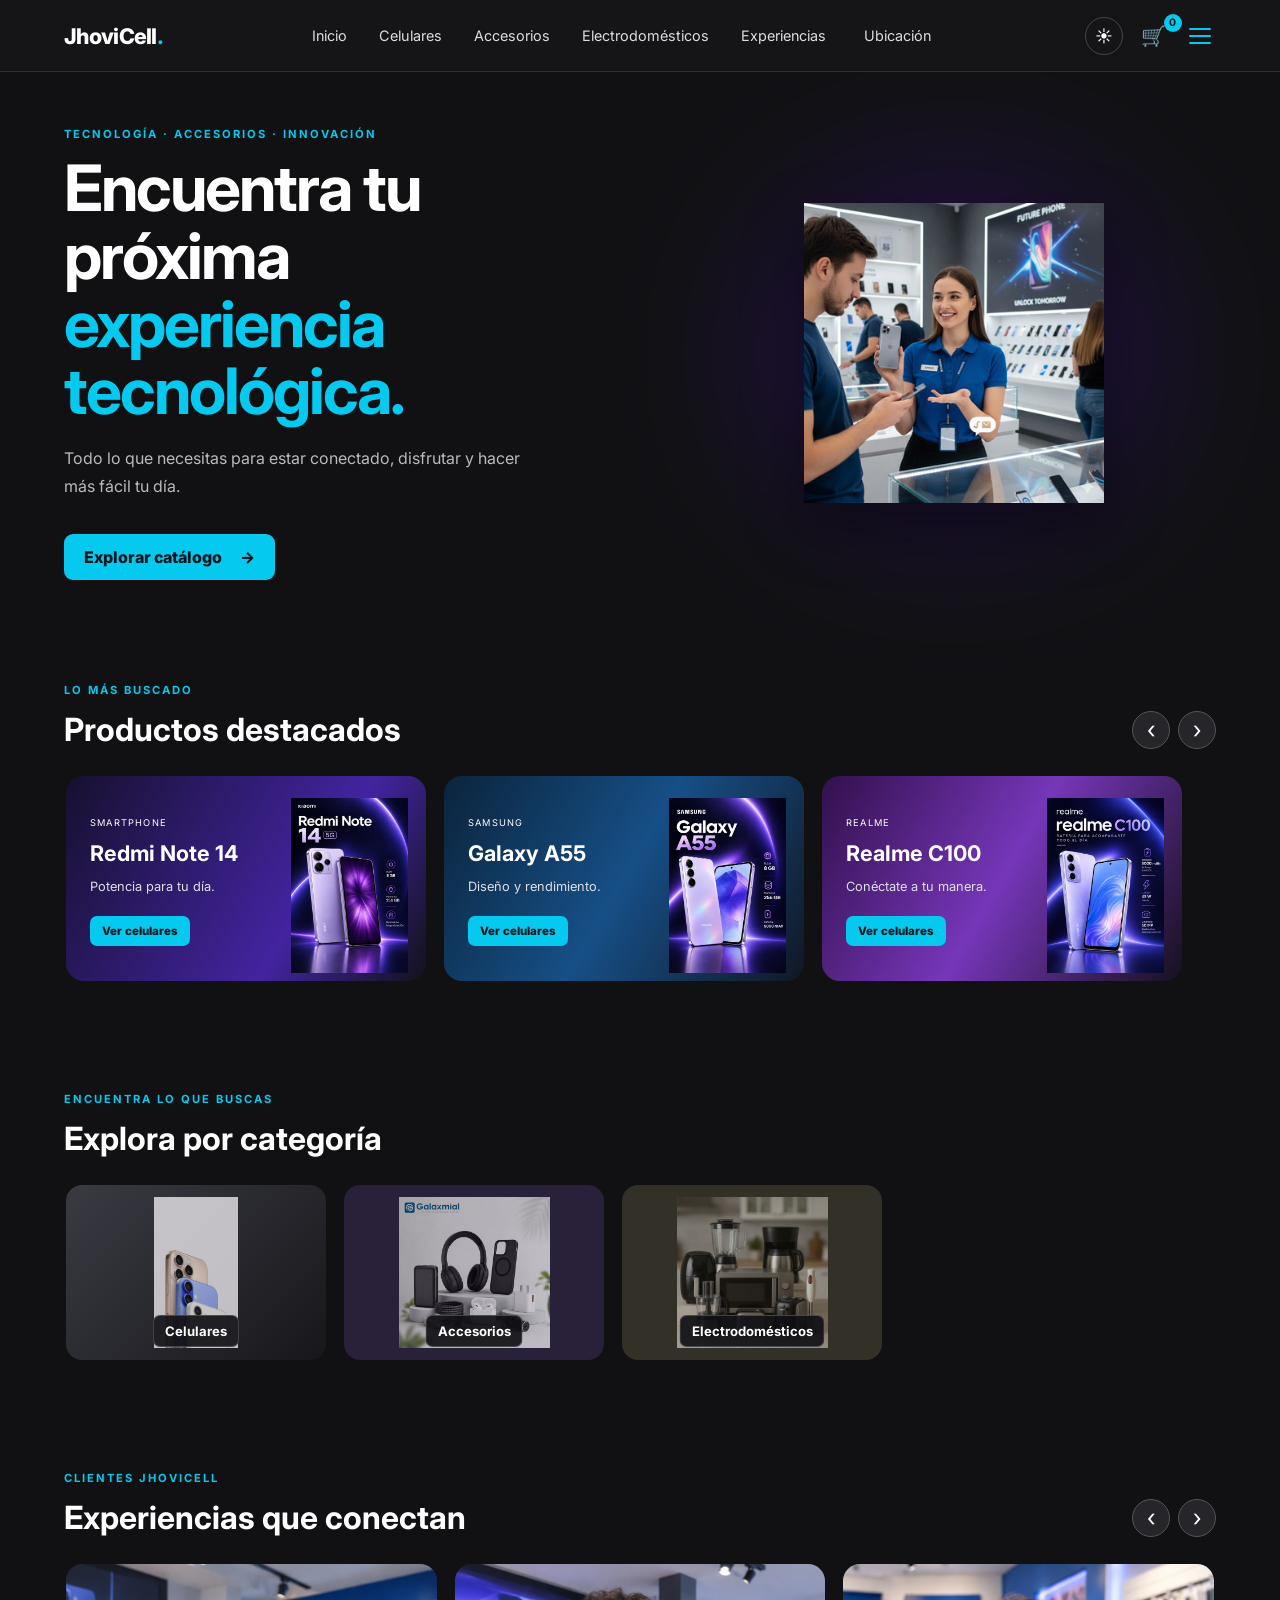
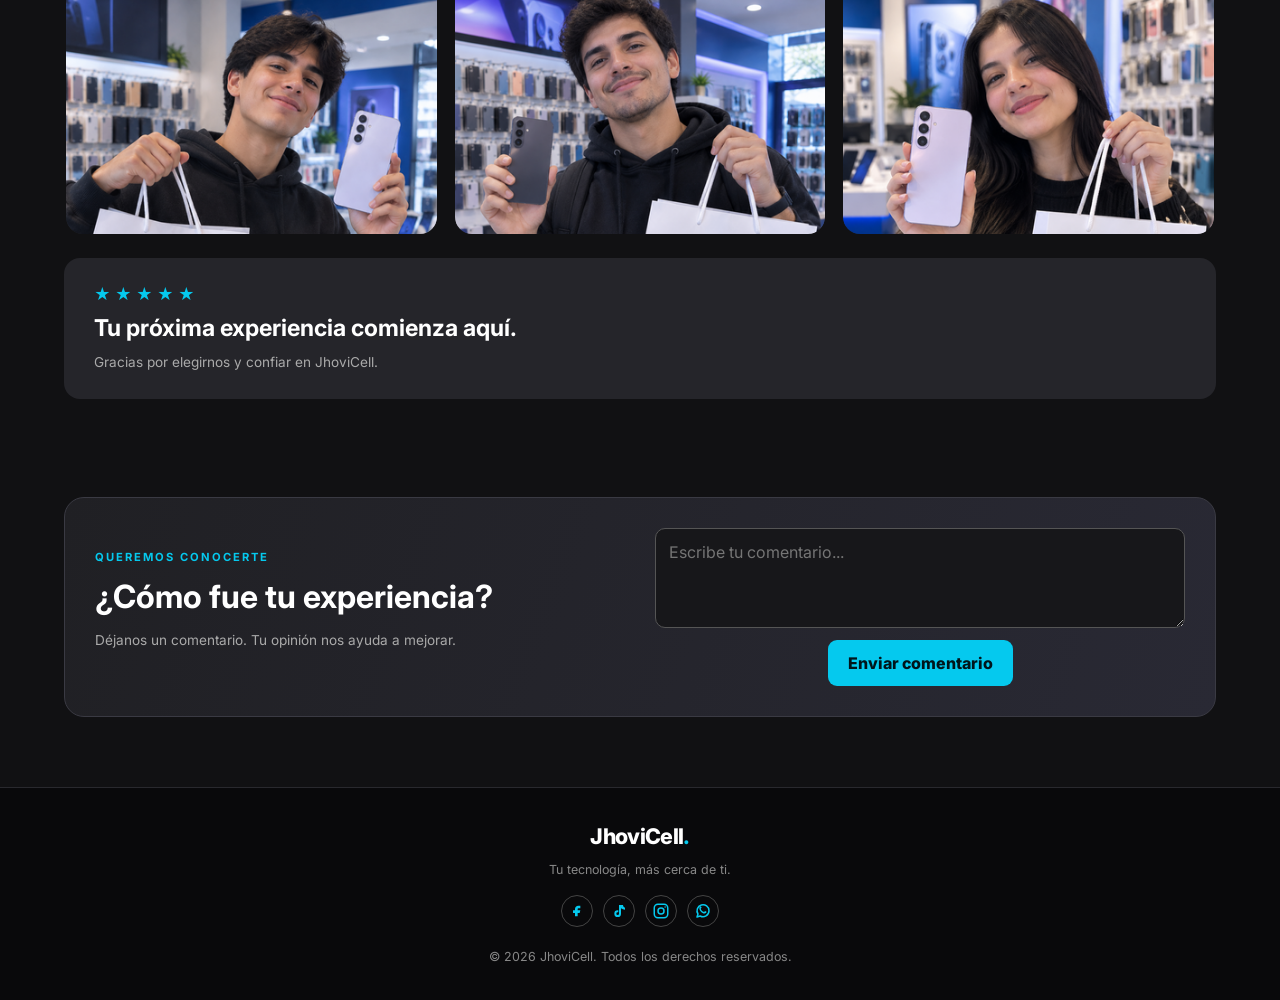
<file: JhoviCell_Web/index.html>
<!DOCTYPE html>
<html lang="es">
<head>
  <meta charset="UTF-8"><meta name="viewport" content="width=device-width, initial-scale=1.0">
  <meta name="description" content="JhoviCell: celulares, accesorios y electrodomésticos.">
  <title>JhoviCell | Tecnología para ti</title>
  <link rel="preconnect" href="https://fonts.googleapis.com"><link rel="preconnect" href="https://fonts.gstatic.com" crossorigin>
  <link href="https://fonts.googleapis.com/css2?family=Inter:wght@400;500;600;700;800&display=swap" rel="stylesheet">
  <link rel="stylesheet" href="css/estilos.css">
</head>
<body data-page="inicio">
<header class="topbar">
  <a class="brand" href="index.html">JhoviCell<span>.</span></a>
  <nav class="desktop-nav"><a href="index.html">Inicio</a><a href="celulares.html">Celulares</a><a href="accesorios.html">Accesorios</a><a href="electrodomesticos.html">Electrodomésticos</a><a href="#experiencias">Experiencias</a><button class="nav-action" data-panel="ubicacion">Ubicación</button></nav>
  <div class="top-actions"><button class="theme-toggle" id="theme-toggle" type="button" aria-label="Activar tema claro" title="Cambiar tema">☀</button><button class="icon-btn cart-shortcut" data-panel="carrito" aria-label="Abrir carrito">🛒<b id="cart-count">0</b></button><button class="hamburger" id="open-menu" aria-label="Abrir menú"><span></span><span></span><span></span></button></div>
</header>
<main id="inicio">
  <section class="hero section-wrap"><div class="hero-copy"><p class="eyebrow">TECNOLOGÍA · ACCESORIOS · INNOVACIÓN</p><h1>Encuentra tu próxima<br><span>experiencia tecnológica.</span></h1><p>Todo lo que necesitas para estar conectado, disfrutar y hacer más fácil tu día.</p><a class="primary-btn" href="celulares.html">Explorar catálogo <span>→</span></a></div><div class="hero-visual"><div class="hero-glow"></div><img src="img/hero-phone.png" alt="Atención al cliente en JhoviCell"></div></section>
  <section class="section-wrap section" id="destacados"><div class="section-heading"><div><p class="eyebrow">LO MÁS BUSCADO</p><h2>Productos destacados</h2></div><div class="carousel-controls"><button data-scroll="featured" data-dir="-1" aria-label="Anterior">‹</button><button data-scroll="featured" data-dir="1" aria-label="Siguiente">›</button></div></div>
    <div class="featured-track horizontal-track" id="featured"><article class="feature-card feature-purple"><div><small>SMARTPHONE</small><h3>Redmi Note 14</h3><p>Potencia para tu día.</p><a href="celulares.html">Ver celulares</a></div><img src="img/featured-redmi-note14.png" alt="Redmi Note 14"></article><article class="feature-card feature-blue"><div><small>SAMSUNG</small><h3>Galaxy A55</h3><p>Diseño y rendimiento.</p><a href="celulares.html">Ver celulares</a></div><img src="img/featured-galaxy-a55.png" alt="Samsung Galaxy A55"></article><article class="feature-card feature-violet"><div><small>REALME</small><h3>Realme C100</h3><p>Conéctate a tu manera.</p><a href="celulares.html">Ver celulares</a></div><img src="img/featured-realme-c100.png" alt="Realme C100"></article></div>
  </section>
  <section class="section-wrap section" id="catalogo"><div class="section-heading"><div><p class="eyebrow">ENCUENTRA LO QUE BUSCAS</p><h2>Explora por categoría</h2></div></div>
    <div class="category-track horizontal-track" id="categories"><a class="category-card" href="celulares.html"><img src="img/category-phones.png" alt="Celulares"><span>Celulares</span></a><a class="category-card accessories" href="accesorios.html"><img src="img/category-accessories.png" alt="Accesorios"><span>Accesorios</span></a><a class="category-card appliances" href="electrodomesticos.html"><img src="img/category-appliances.png" alt="Electrodomésticos"><span>Electrodomésticos</span></a></div>
  </section>
  <section class="section-wrap section" id="experiencias"><div class="section-heading"><div><p class="eyebrow">CLIENTES JHOVICELL</p><h2>Experiencias que conectan</h2></div><div class="carousel-controls"><button data-scroll="experience-photos" data-dir="-1" aria-label="Foto anterior">‹</button><button data-scroll="experience-photos" data-dir="1" aria-label="Foto siguiente">›</button></div></div>
    <div class="experience-photos horizontal-track" id="experience-photos"><img src="img/customer-1.png" alt="Cliente mostrando su compra"><img src="img/experience-2.png" alt="Foto de experiencia de cliente 2"><img src="img/experience-3.png" alt="Foto de experiencia de cliente 3"></div>
    <div class="experience-note"><span>★ ★ ★ ★ ★</span><h3>Tu próxima experiencia comienza aquí.</h3><p>Gracias por elegirnos y confiar en JhoviCell.</p></div>
  </section>
  <section class="feedback section-wrap"><div><p class="eyebrow">QUEREMOS CONOCERTE</p><h2>¿Cómo fue tu experiencia?</h2><p>Déjanos un comentario. Tu opinión nos ayuda a mejorar.</p></div><form id="feedback-form"><textarea id="feedback-text" placeholder="Escribe tu comentario..." required></textarea><button class="primary-btn" type="submit">Enviar comentario</button></form></section>
</main>
<footer class="footer"><a class="brand" href="index.html">JhoviCell<span>.</span></a><p>Tu tecnología, más cerca de ti.</p>
  <div class="socials">
    <a href="#" aria-label="Facebook" title="Facebook"><svg viewBox="0 0 24 24" aria-hidden="true"><path d="M14 8h3V4h-3c-3 0-5 2-5 5v2H6v4h3v5h4v-5h3l1-4h-4V9c0-.7.3-1 1-1z"/></svg></a>
    <a href="#" aria-label="TikTok" title="TikTok"><svg viewBox="0 0 24 24" aria-hidden="true"><path d="M15 3h3c.2 2 1.3 3.5 3 4v3c-2.2 0-4.1-.8-6-2.2V16a5 5 0 1 1-5-5h1v3h-1a2 2 0 1 0 2 2V3h3z"/></svg></a>
    <a href="#" aria-label="Instagram" title="Instagram"><svg viewBox="0 0 24 24" aria-hidden="true"><rect x="3" y="3" width="18" height="18" rx="5"/><circle cx="12" cy="12" r="4"/><circle cx="17.5" cy="6.8" r="1" class="solid"/></svg></a>
    <a href="#" aria-label="WhatsApp" title="WhatsApp"><svg viewBox="0 0 24 24" aria-hidden="true"><path d="M20 11.7a8 8 0 0 1-11.8 7L4 20l1.3-4A8 8 0 1 1 20 11.7z"/><path d="M9 8.5c.4 2.3 2.1 4 4.5 4.7l1.2-1.1 2 1c-.2 1.4-1.2 2.2-2.6 2.2-3.5-.3-6.8-3.6-7-7.1 0-1.3.8-2.3 2.1-2.5l1 2z" class="solid"/></svg></a>
  </div><small>© <span id="year"></span> JhoviCell. Todos los derechos reservados.</small>
</footer>
<div class="scrim" id="scrim"></div><aside class="drawer" id="drawer" aria-hidden="true"><button class="close-btn" id="close-menu" aria-label="Cerrar menú">×</button><div class="profile-avatar" id="drawer-avatar">J</div><h3 id="drawer-name">¡Hola!</h3><p class="drawer-subtitle">Bienvenido a JhoviCell</p><button class="drawer-link" data-panel="perfil">Perfil</button><button class="drawer-link" data-panel="carrito">Carrito <span id="drawer-count">0</span></button><button class="drawer-link" data-panel="notificacion">Notificación</button><button class="drawer-link" data-panel="nosotros">Quiénes somos</button><button class="drawer-link" data-panel="ubicacion">Ubicación</button><div class="drawer-auth"><button class="outline-btn" data-auth="login">Iniciar sesión</button><button class="primary-btn" data-auth="register">Registrarme</button></div></aside>
<div class="modal-layer" id="modal-layer" aria-hidden="true"><section class="modal" role="dialog" aria-modal="true" aria-labelledby="modal-title"><button class="close-btn modal-close" id="close-modal" aria-label="Cerrar">×</button><div id="modal-content"></div></section></div><div class="toast" id="toast" role="status"></div>
<script src="js/productos.js"></script><script src="js/funciones.js"></script></body></html>
</file>
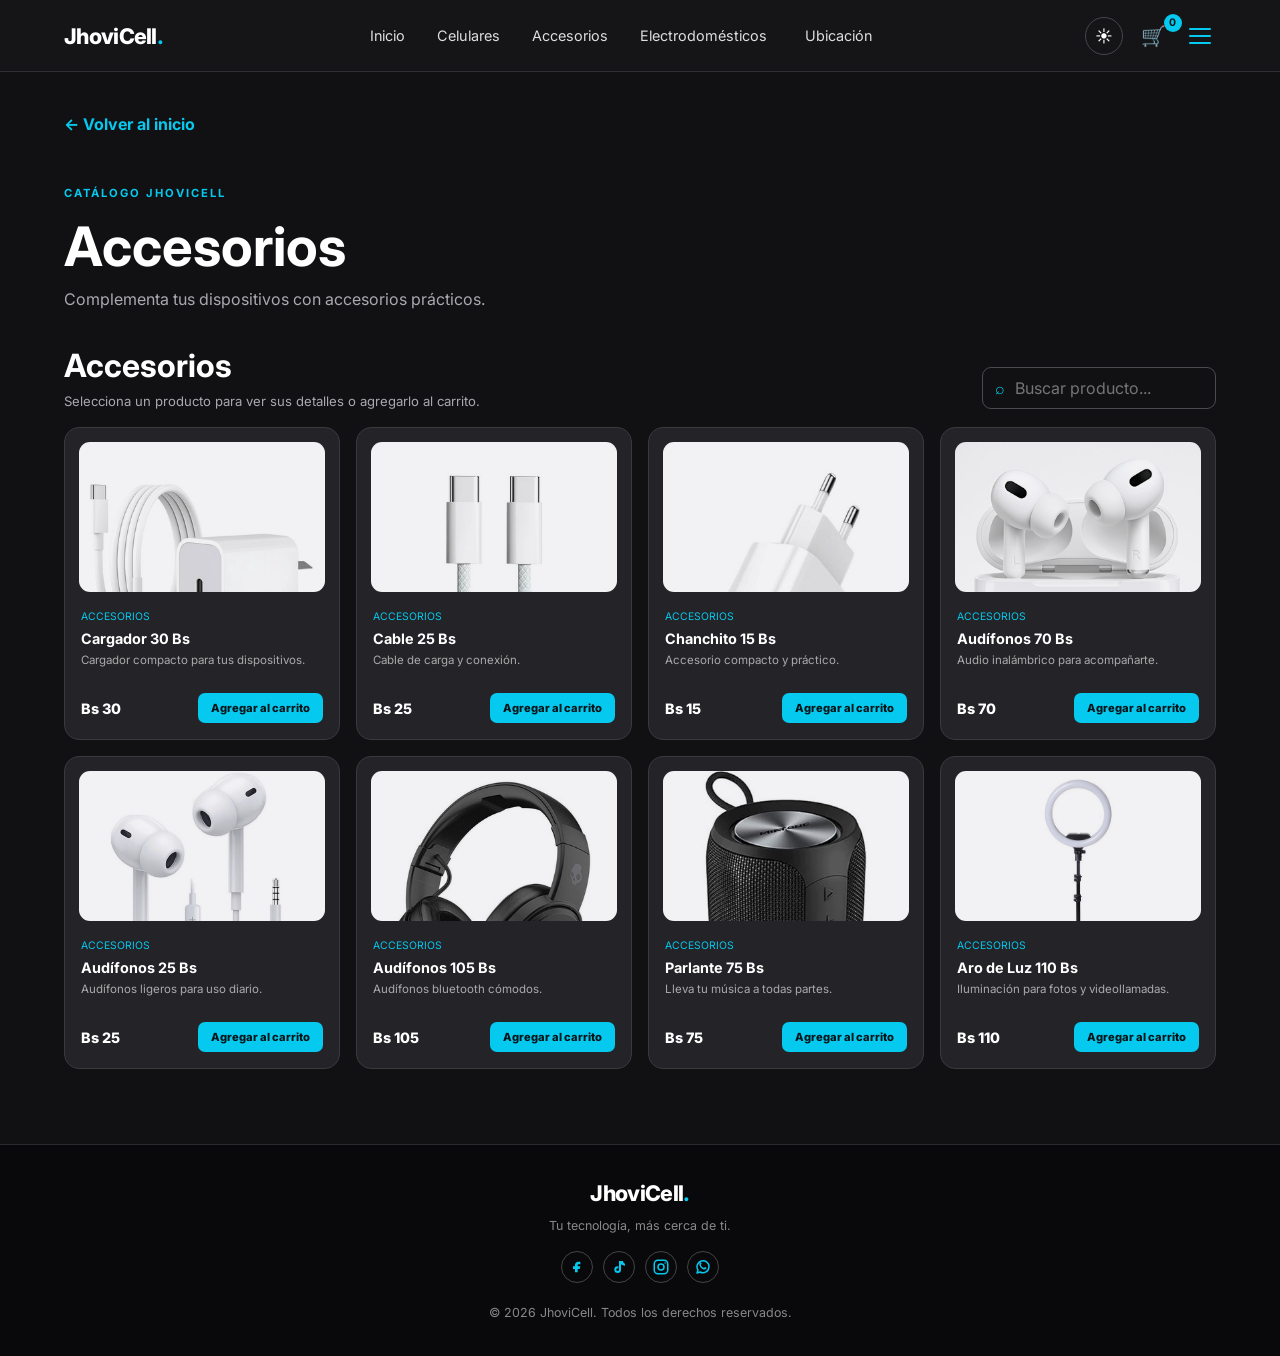
<file: JhoviCell_Web/accesorios.html>
<!DOCTYPE html><html lang="es"><head><meta charset="UTF-8"><meta name="viewport" content="width=device-width, initial-scale=1.0"><meta name="description" content="JhoviCell | Accesorios"><title>Accesorios | JhoviCell</title><link rel="preconnect" href="https://fonts.googleapis.com"><link rel="preconnect" href="https://fonts.gstatic.com" crossorigin><link href="https://fonts.googleapis.com/css2?family=Inter:wght@400;500;600;700;800&display=swap" rel="stylesheet"><link rel="stylesheet" href="css/estilos.css"></head>
<body data-page="accesorios"><header class="topbar"><a class="brand" href="index.html">JhoviCell<span>.</span></a><nav class="desktop-nav"><a href="index.html">Inicio</a><a href="celulares.html">Celulares</a><a href="accesorios.html">Accesorios</a><a href="electrodomesticos.html">Electrodomésticos</a><button class="nav-action" data-panel="ubicacion">Ubicación</button></nav><div class="top-actions"><button class="theme-toggle" id="theme-toggle" type="button" aria-label="Activar tema claro" title="Cambiar tema">☀</button><button class="icon-btn" data-panel="carrito" aria-label="Abrir carrito">🛒<b id="cart-count">0</b></button><button class="hamburger" id="open-menu" aria-label="Abrir menú"><span></span><span></span><span></span></button></div></header>
<main class="category-page section-wrap"><a class="back-link" href="index.html">← Volver al inicio</a><div class="category-page-heading"><p class="eyebrow">CATÁLOGO JHOVICELL</p><h1>Accesorios</h1><p>Complementa tus dispositivos con accesorios prácticos.</p></div><div class="products-heading"><div><h2 id="products-title">Accesorios</h2><p>Selecciona un producto para ver sus detalles o agregarlo al carrito.</p></div><label class="search-box">⌕ <input id="product-search" type="search" placeholder="Buscar producto..."></label></div><div class="product-grid" id="product-grid"></div></main>
<footer class="footer"><a class="brand" href="index.html">JhoviCell<span>.</span></a><p>Tu tecnología, más cerca de ti.</p><div class="socials"><a href="#" aria-label="Facebook"><svg viewBox="0 0 24 24"><path d="M14 8h3V4h-3c-3 0-5 2-5 5v2H6v4h3v5h4v-5h3l1-4h-4V9c0-.7.3-1 1-1z"/></svg></a><a href="#" aria-label="TikTok"><svg viewBox="0 0 24 24"><path d="M15 3h3c.2 2 1.3 3.5 3 4v3c-2.2 0-4.1-.8-6-2.2V16a5 5 0 1 1-5-5h1v3h-1a2 2 0 1 0 2 2V3h3z"/></svg></a><a href="#" aria-label="Instagram"><svg viewBox="0 0 24 24"><rect x="3" y="3" width="18" height="18" rx="5"/><circle cx="12" cy="12" r="4"/><circle cx="17.5" cy="6.8" r="1" class="solid"/></svg></a><a href="#" aria-label="WhatsApp"><svg viewBox="0 0 24 24"><path d="M20 11.7a8 8 0 0 1-11.8 7L4 20l1.3-4A8 8 0 1 1 20 11.7z"/><path d="M9 8.5c.4 2.3 2.1 4 4.5 4.7l1.2-1.1 2 1c-.2 1.4-1.2 2.2-2.6 2.2-3.5-.3-6.8-3.6-7-7.1 0-1.3.8-2.3 2.1-2.5l1 2z" class="solid"/></svg></a></div><small>© <span id="year"></span> JhoviCell. Todos los derechos reservados.</small></footer>
<div class="scrim" id="scrim"></div><aside class="drawer" id="drawer" aria-hidden="true"><button class="close-btn" id="close-menu" aria-label="Cerrar menú">×</button><div class="profile-avatar" id="drawer-avatar">J</div><h3 id="drawer-name">¡Hola!</h3><p class="drawer-subtitle">Bienvenido a JhoviCell</p><button class="drawer-link" data-panel="perfil">Perfil</button><button class="drawer-link" data-panel="carrito">Carrito <span id="drawer-count">0</span></button><button class="drawer-link" data-panel="notificacion">Notificación</button><button class="drawer-link" data-panel="nosotros">Quiénes somos</button><button class="drawer-link" data-panel="ubicacion">Ubicación</button><div class="drawer-auth"><button class="outline-btn" data-auth="login">Iniciar sesión</button><button class="primary-btn" data-auth="register">Registrarme</button></div></aside>
<div class="modal-layer" id="modal-layer" aria-hidden="true"><section class="modal" role="dialog" aria-modal="true" aria-labelledby="modal-title"><button class="close-btn modal-close" id="close-modal" aria-label="Cerrar">×</button><div id="modal-content"></div></section></div><div class="toast" id="toast" role="status"></div><script src="js/productos.js"></script><script src="js/funciones.js"></script></body></html>
</file>
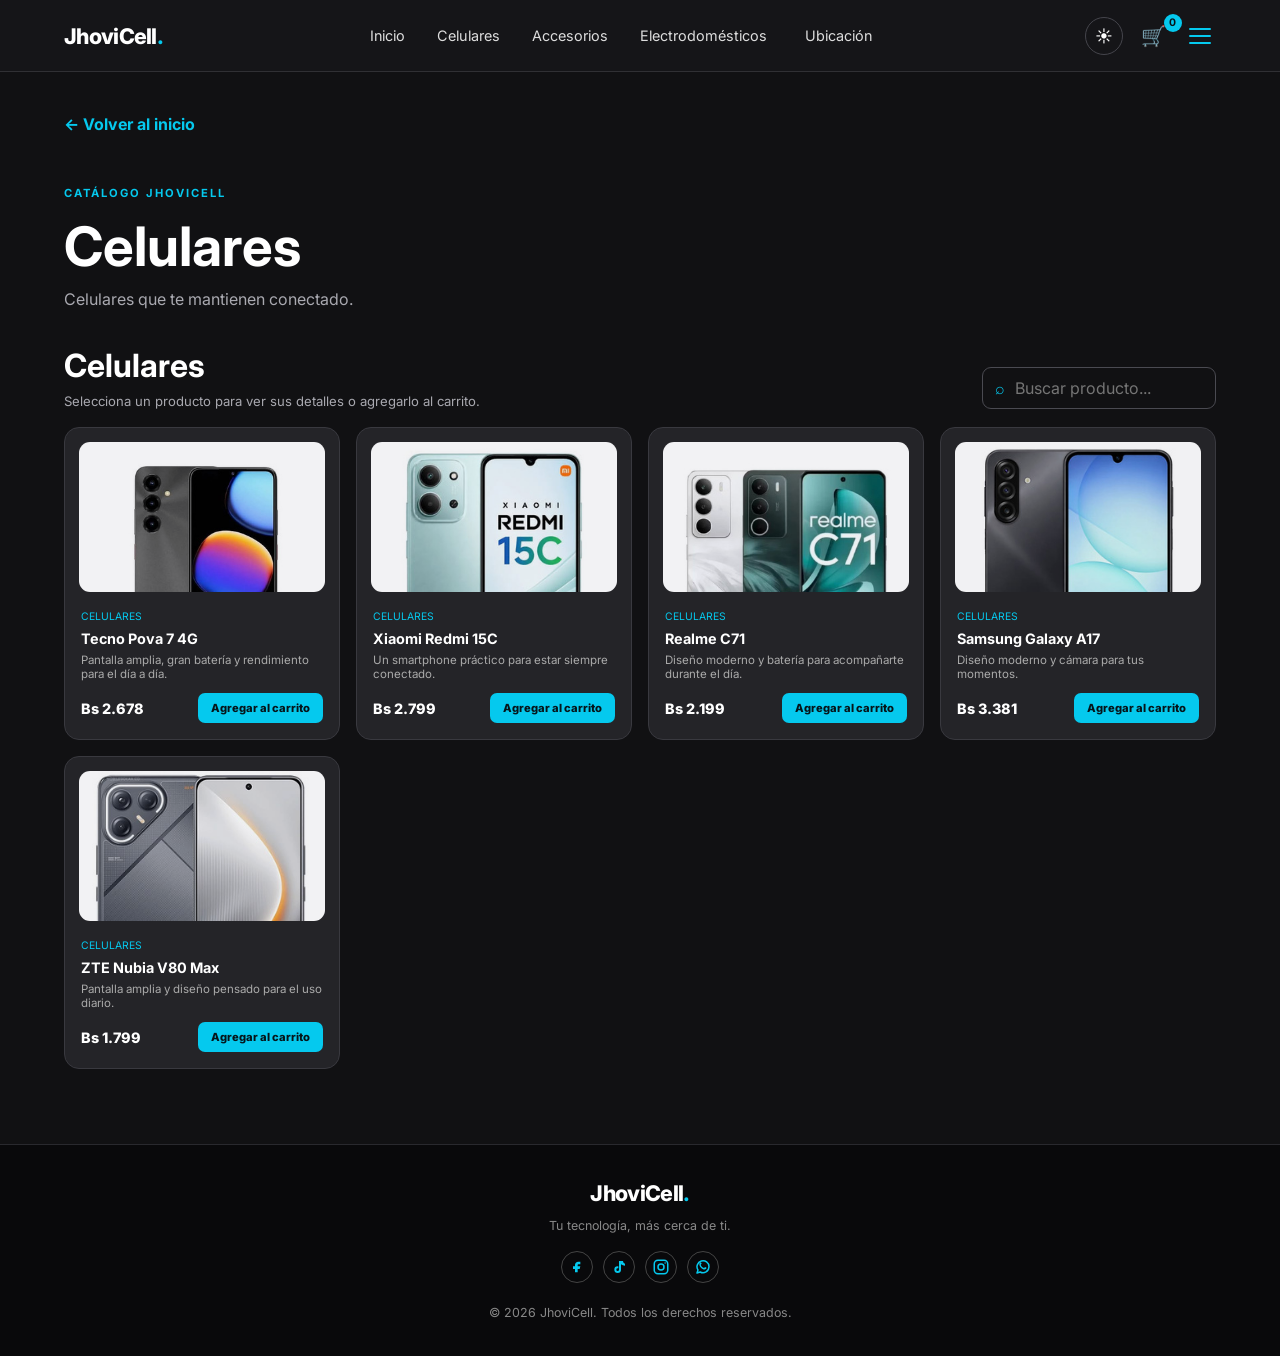
<file: JhoviCell_Web/celulares.html>
<!DOCTYPE html><html lang="es"><head><meta charset="UTF-8"><meta name="viewport" content="width=device-width, initial-scale=1.0"><meta name="description" content="JhoviCell | Celulares"><title>Celulares | JhoviCell</title><link rel="preconnect" href="https://fonts.googleapis.com"><link rel="preconnect" href="https://fonts.gstatic.com" crossorigin><link href="https://fonts.googleapis.com/css2?family=Inter:wght@400;500;600;700;800&display=swap" rel="stylesheet"><link rel="stylesheet" href="css/estilos.css"></head>
<body data-page="celulares"><header class="topbar"><a class="brand" href="index.html">JhoviCell<span>.</span></a><nav class="desktop-nav"><a href="index.html">Inicio</a><a href="celulares.html">Celulares</a><a href="accesorios.html">Accesorios</a><a href="electrodomesticos.html">Electrodomésticos</a><button class="nav-action" data-panel="ubicacion">Ubicación</button></nav><div class="top-actions"><button class="theme-toggle" id="theme-toggle" type="button" aria-label="Activar tema claro" title="Cambiar tema">☀</button><button class="icon-btn" data-panel="carrito" aria-label="Abrir carrito">🛒<b id="cart-count">0</b></button><button class="hamburger" id="open-menu" aria-label="Abrir menú"><span></span><span></span><span></span></button></div></header>
<main class="category-page section-wrap"><a class="back-link" href="index.html">← Volver al inicio</a><div class="category-page-heading"><p class="eyebrow">CATÁLOGO JHOVICELL</p><h1>Celulares</h1><p>Celulares que te mantienen conectado.</p></div><div class="products-heading"><div><h2 id="products-title">Celulares</h2><p>Selecciona un producto para ver sus detalles o agregarlo al carrito.</p></div><label class="search-box">⌕ <input id="product-search" type="search" placeholder="Buscar producto..."></label></div><div class="product-grid" id="product-grid"></div></main>
<footer class="footer"><a class="brand" href="index.html">JhoviCell<span>.</span></a><p>Tu tecnología, más cerca de ti.</p><div class="socials"><a href="#" aria-label="Facebook"><svg viewBox="0 0 24 24"><path d="M14 8h3V4h-3c-3 0-5 2-5 5v2H6v4h3v5h4v-5h3l1-4h-4V9c0-.7.3-1 1-1z"/></svg></a><a href="#" aria-label="TikTok"><svg viewBox="0 0 24 24"><path d="M15 3h3c.2 2 1.3 3.5 3 4v3c-2.2 0-4.1-.8-6-2.2V16a5 5 0 1 1-5-5h1v3h-1a2 2 0 1 0 2 2V3h3z"/></svg></a><a href="#" aria-label="Instagram"><svg viewBox="0 0 24 24"><rect x="3" y="3" width="18" height="18" rx="5"/><circle cx="12" cy="12" r="4"/><circle cx="17.5" cy="6.8" r="1" class="solid"/></svg></a><a href="#" aria-label="WhatsApp"><svg viewBox="0 0 24 24"><path d="M20 11.7a8 8 0 0 1-11.8 7L4 20l1.3-4A8 8 0 1 1 20 11.7z"/><path d="M9 8.5c.4 2.3 2.1 4 4.5 4.7l1.2-1.1 2 1c-.2 1.4-1.2 2.2-2.6 2.2-3.5-.3-6.8-3.6-7-7.1 0-1.3.8-2.3 2.1-2.5l1 2z" class="solid"/></svg></a></div><small>© <span id="year"></span> JhoviCell. Todos los derechos reservados.</small></footer>
<div class="scrim" id="scrim"></div><aside class="drawer" id="drawer" aria-hidden="true"><button class="close-btn" id="close-menu" aria-label="Cerrar menú">×</button><div class="profile-avatar" id="drawer-avatar">J</div><h3 id="drawer-name">¡Hola!</h3><p class="drawer-subtitle">Bienvenido a JhoviCell</p><button class="drawer-link" data-panel="perfil">Perfil</button><button class="drawer-link" data-panel="carrito">Carrito <span id="drawer-count">0</span></button><button class="drawer-link" data-panel="notificacion">Notificación</button><button class="drawer-link" data-panel="nosotros">Quiénes somos</button><button class="drawer-link" data-panel="ubicacion">Ubicación</button><div class="drawer-auth"><button class="outline-btn" data-auth="login">Iniciar sesión</button><button class="primary-btn" data-auth="register">Registrarme</button></div></aside>
<div class="modal-layer" id="modal-layer" aria-hidden="true"><section class="modal" role="dialog" aria-modal="true" aria-labelledby="modal-title"><button class="close-btn modal-close" id="close-modal" aria-label="Cerrar">×</button><div id="modal-content"></div></section></div><div class="toast" id="toast" role="status"></div><script src="js/productos.js"></script><script src="js/funciones.js"></script></body></html>
</file>
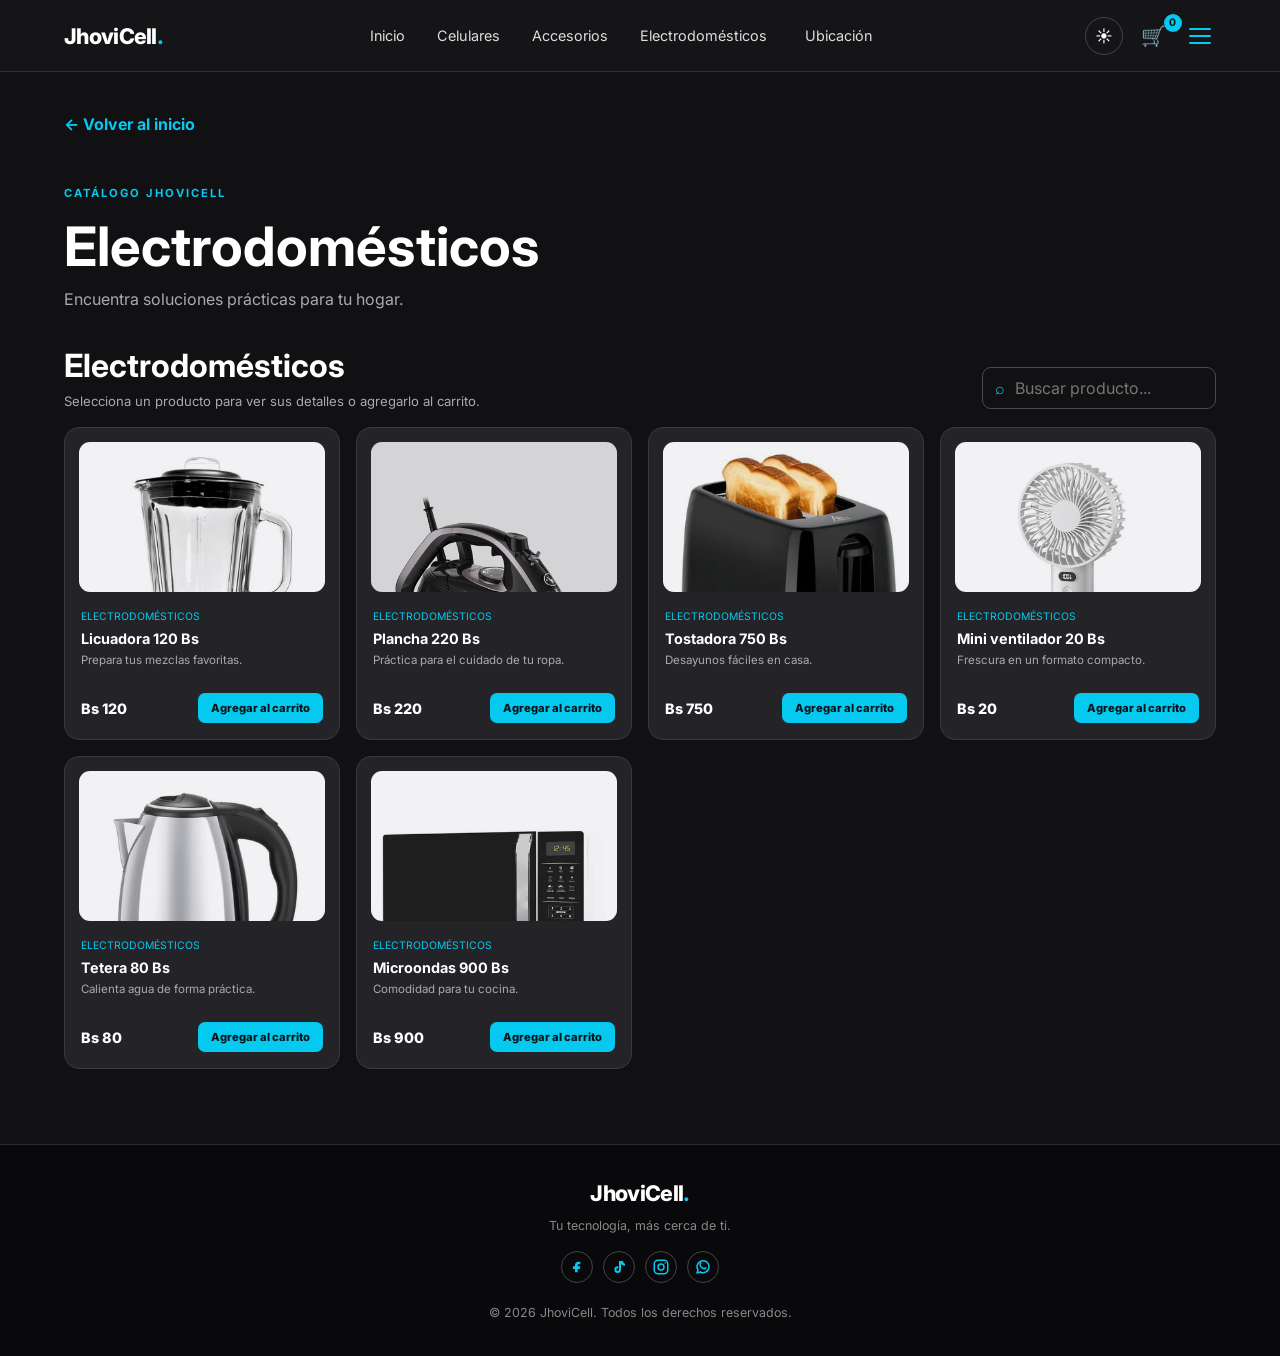
<file: JhoviCell_Web/electrodomesticos.html>
<!DOCTYPE html><html lang="es"><head><meta charset="UTF-8"><meta name="viewport" content="width=device-width, initial-scale=1.0"><meta name="description" content="JhoviCell | Electrodomésticos"><title>Electrodomésticos | JhoviCell</title><link rel="preconnect" href="https://fonts.googleapis.com"><link rel="preconnect" href="https://fonts.gstatic.com" crossorigin><link href="https://fonts.googleapis.com/css2?family=Inter:wght@400;500;600;700;800&display=swap" rel="stylesheet"><link rel="stylesheet" href="css/estilos.css"></head>
<body data-page="electrodomesticos"><header class="topbar"><a class="brand" href="index.html">JhoviCell<span>.</span></a><nav class="desktop-nav"><a href="index.html">Inicio</a><a href="celulares.html">Celulares</a><a href="accesorios.html">Accesorios</a><a href="electrodomesticos.html">Electrodomésticos</a><button class="nav-action" data-panel="ubicacion">Ubicación</button></nav><div class="top-actions"><button class="theme-toggle" id="theme-toggle" type="button" aria-label="Activar tema claro" title="Cambiar tema">☀</button><button class="icon-btn" data-panel="carrito" aria-label="Abrir carrito">🛒<b id="cart-count">0</b></button><button class="hamburger" id="open-menu" aria-label="Abrir menú"><span></span><span></span><span></span></button></div></header>
<main class="category-page section-wrap"><a class="back-link" href="index.html">← Volver al inicio</a><div class="category-page-heading"><p class="eyebrow">CATÁLOGO JHOVICELL</p><h1>Electrodomésticos</h1><p>Encuentra soluciones prácticas para tu hogar.</p></div><div class="products-heading"><div><h2 id="products-title">Electrodomésticos</h2><p>Selecciona un producto para ver sus detalles o agregarlo al carrito.</p></div><label class="search-box">⌕ <input id="product-search" type="search" placeholder="Buscar producto..."></label></div><div class="product-grid" id="product-grid"></div></main>
<footer class="footer"><a class="brand" href="index.html">JhoviCell<span>.</span></a><p>Tu tecnología, más cerca de ti.</p><div class="socials"><a href="#" aria-label="Facebook"><svg viewBox="0 0 24 24"><path d="M14 8h3V4h-3c-3 0-5 2-5 5v2H6v4h3v5h4v-5h3l1-4h-4V9c0-.7.3-1 1-1z"/></svg></a><a href="#" aria-label="TikTok"><svg viewBox="0 0 24 24"><path d="M15 3h3c.2 2 1.3 3.5 3 4v3c-2.2 0-4.1-.8-6-2.2V16a5 5 0 1 1-5-5h1v3h-1a2 2 0 1 0 2 2V3h3z"/></svg></a><a href="#" aria-label="Instagram"><svg viewBox="0 0 24 24"><rect x="3" y="3" width="18" height="18" rx="5"/><circle cx="12" cy="12" r="4"/><circle cx="17.5" cy="6.8" r="1" class="solid"/></svg></a><a href="#" aria-label="WhatsApp"><svg viewBox="0 0 24 24"><path d="M20 11.7a8 8 0 0 1-11.8 7L4 20l1.3-4A8 8 0 1 1 20 11.7z"/><path d="M9 8.5c.4 2.3 2.1 4 4.5 4.7l1.2-1.1 2 1c-.2 1.4-1.2 2.2-2.6 2.2-3.5-.3-6.8-3.6-7-7.1 0-1.3.8-2.3 2.1-2.5l1 2z" class="solid"/></svg></a></div><small>© <span id="year"></span> JhoviCell. Todos los derechos reservados.</small></footer>
<div class="scrim" id="scrim"></div><aside class="drawer" id="drawer" aria-hidden="true"><button class="close-btn" id="close-menu" aria-label="Cerrar menú">×</button><div class="profile-avatar" id="drawer-avatar">J</div><h3 id="drawer-name">¡Hola!</h3><p class="drawer-subtitle">Bienvenido a JhoviCell</p><button class="drawer-link" data-panel="perfil">Perfil</button><button class="drawer-link" data-panel="carrito">Carrito <span id="drawer-count">0</span></button><button class="drawer-link" data-panel="notificacion">Notificación</button><button class="drawer-link" data-panel="nosotros">Quiénes somos</button><button class="drawer-link" data-panel="ubicacion">Ubicación</button><div class="drawer-auth"><button class="outline-btn" data-auth="login">Iniciar sesión</button><button class="primary-btn" data-auth="register">Registrarme</button></div></aside>
<div class="modal-layer" id="modal-layer" aria-hidden="true"><section class="modal" role="dialog" aria-modal="true" aria-labelledby="modal-title"><button class="close-btn modal-close" id="close-modal" aria-label="Cerrar">×</button><div id="modal-content"></div></section></div><div class="toast" id="toast" role="status"></div><script src="js/productos.js"></script><script src="js/funciones.js"></script></body></html>
</file>
<file: JhoviCell_Web/css/estilos.css>
*{box-sizing:border-box} :root{--cyan:#05c9ee;--cyan-dark:#00a9cc;--black:#1d1d1f;--panel:#262629;--muted:#a9a9b0;--white:#fff;--radius:20px}html{scroll-behavior:smooth;scroll-padding-top:90px}body{margin:0;background:#111113;color:var(--white);font-family:Inter,Arial,sans-serif}button,input,textarea{font:inherit}button,a{-webkit-tap-highlight-color:transparent}a{color:inherit;text-decoration:none}.topbar{height:72px;padding:0 clamp(18px,5vw,76px);display:flex;align-items:center;justify-content:space-between;background:#151518;border-bottom:1px solid #303034;position:sticky;top:0;z-index:20}.brand{font-size:1.35rem;font-weight:800;letter-spacing:-.7px}.brand span{color:var(--cyan)}.desktop-nav{display:flex;gap:32px;align-items:center;color:#ddd;font-size:.9rem}.desktop-nav a:hover,.nav-action:hover{color:var(--cyan)}.nav-action{background:none;border:0;color:inherit;cursor:pointer}.top-actions{display:flex;gap:14px;align-items:center}.icon-btn,.hamburger{background:none;border:0;color:white;cursor:pointer}.icon-btn{font-size:1.25rem;position:relative}.icon-btn b{position:absolute;top:-9px;right:-10px;background:var(--cyan);color:#071217;border-radius:50%;font-size:.65rem;min-width:18px;height:18px;display:grid;place-items:center}.hamburger{width:32px;display:grid;gap:5px;padding:5px}.hamburger span{height:2px;background:var(--cyan);width:100%;border-radius:3px}.section-wrap{width:min(1160px,90%);margin-inline:auto}.hero{min-height:510px;display:grid;grid-template-columns:1.05fr .95fr;align-items:center;gap:50px;padding-block:55px}.eyebrow{font-size:.7rem;letter-spacing:2px;color:var(--cyan);font-weight:700;margin:0 0 13px}.hero h1{font-size:clamp(2.4rem,5vw,4.6rem);line-height:1.06;letter-spacing:-2px;margin:0 0 20px}.hero h1 span{color:var(--cyan)}.hero-copy>p:not(.eyebrow){color:#b9b9c0;line-height:1.7;max-width:470px}.primary-btn{display:inline-flex;align-items:center;justify-content:center;gap:18px;background:var(--cyan);color:#00151b;border:0;border-radius:9px;padding:13px 20px;font-weight:800;cursor:pointer;transition:.2s}.primary-btn:hover{background:#57e4fa;transform:translateY(-2px)}.hero-copy .primary-btn{margin-top:18px}.hero-visual{height:390px;position:relative;display:grid;place-items:center}.hero-glow{position:absolute;width:290px;height:290px;background:#5416c9;filter:blur(90px);opacity:.42;border-radius:50%}.hero-visual>img{position:relative;height:330px;width:220px;object-fit:cover;border:1px solid #734fff;border-radius:18px;box-shadow:0 20px 70px #0009;transform:rotate(-5deg)}.hero-tag{position:absolute;right:0;bottom:25px;background:#29292e;border:1px solid #42424a;padding:15px 18px;border-radius:13px;display:grid;gap:6px;box-shadow:0 12px 35px #0008}.hero-tag small{font-size:.58rem;color:var(--cyan);letter-spacing:1px}.hero-tag strong{font-size:1rem}.hero-tag span{font-size:.7rem;color:#aaa}.section{padding-block:48px}.section-heading{display:flex;align-items:end;justify-content:space-between;margin-bottom:22px}.section-heading h2,.products-heading h2,.feedback h2{margin:0;font-size:clamp(1.45rem,3vw,2rem)}.carousel-controls{display:flex;gap:8px}.carousel-controls button{width:38px;height:38px;border-radius:50%;border:1px solid #555;background:#26262a;color:white;font-size:1.5rem;cursor:pointer}.carousel-controls button:hover{background:var(--cyan);color:#00151b;border-color:var(--cyan)}.horizontal-track{display:flex;gap:18px;overflow-x:auto;scroll-snap-type:x mandatory;scrollbar-width:none;padding:5px 2px 15px}.horizontal-track::-webkit-scrollbar{display:none}.feature-card{flex:0 0 32%;min-width:260px;min-height:205px;border-radius:18px;padding:24px;position:relative;overflow:hidden;display:flex;align-items:center;scroll-snap-align:start}.feature-card>div:first-child{position:relative;z-index:2;max-width:65%}.feature-card small{font-size:.58rem;letter-spacing:1.2px}.feature-card h3{font-size:1.35rem;margin:10px 0 5px}.feature-card p{font-size:.8rem;color:#dedee7}.feature-card a{display:inline-block;background:var(--cyan);color:#06161b;padding:8px 12px;border-radius:7px;font-size:.72rem;font-weight:800;margin-top:10px}.feature-card img{position:absolute;height:175px;width:120px;object-fit:cover;right:18px;bottom:0;border-radius:12px 12px 0 0}.feature-purple{background:linear-gradient(120deg,#17102f,#4224a0 65%,#12121b)}.feature-blue{background:linear-gradient(120deg,#0b243c,#164f86,#111725)}.feature-violet{background:linear-gradient(120deg,#32104c,#7636b9,#17111f)}.phone-art{position:absolute;right:35px;font-size:8rem;color:#d6d8ff;transform:rotate(8deg);text-shadow:0 0 20px #a7a4ff}.category-card{flex:1 0 22%;min-width:190px;height:175px;border:0;border-radius:16px;position:relative;overflow:hidden;cursor:pointer;background:linear-gradient(135deg,#3a3a43,#17171b);scroll-snap-align:start;color:white}.category-card img{width:100%;height:100%;object-fit:cover;opacity:.75;transition:.3s}.category-card span{position:absolute;bottom:13px;left:14px;background:#101014e8;border:1px solid #ffffff35;border-radius:7px;padding:7px 11px;font-weight:700;font-size:.82rem}.category-card:hover img{transform:scale(1.06);opacity:1}.category-emoji{font-size:4rem;display:grid;place-items:center;height:100%;background:radial-gradient(circle,#41414b,#19191d)}.accessories{background:#292039}.appliances{background:#333027}.all{background:#142b33}.products-heading{display:flex;align-items:end;justify-content:space-between;gap:20px;margin:28px 0 18px}.products-heading p{color:var(--muted);font-size:.82rem;margin:8px 0 0}.search-box{border:1px solid #4a4a51;border-radius:9px;padding:9px 12px;color:var(--cyan);display:flex;gap:8px;align-items:center}.search-box input{background:none;border:0;outline:0;color:white;width:190px}.product-grid{display:grid;grid-template-columns:repeat(4,minmax(0,1fr));gap:16px}.product-card{background:#242428;border:1px solid #39393f;border-radius:15px;padding:14px;min-width:0;transition:.2s}.product-card:hover{border-color:var(--cyan);transform:translateY(-3px)}.product-image{height:150px;background:#f2f2f4;border-radius:11px;display:grid;place-items:center;overflow:hidden}.product-image img{width:100%;height:100%;object-fit:contain;mix-blend-mode:multiply}.product-info{padding:12px 2px 2px}.product-info small{color:var(--cyan);font-size:.65rem}.product-info h3{font-size:.9rem;margin:6px 0}.product-info p{color:#aaa;font-size:.72rem;min-height:30px;margin:0 0 10px}.product-bottom{display:flex;justify-content:space-between;align-items:center;gap:8px}.price{font-weight:800;font-size:.9rem}.add-btn{background:var(--cyan);color:#06151a;border:0;border-radius:7px;padding:8px 10px;font-weight:800;font-size:.7rem;cursor:pointer}.experience-track{align-items:center}.experience-track>img{height:240px;width:190px;object-fit:cover;border-radius:16px;flex:0 0 auto}.experience-note{min-width:230px;flex:1;padding:25px;background:#25252a;border-radius:16px}.experience-note span{color:var(--cyan)}.experience-note h3{font-size:1.35rem}.experience-note p{color:#aaa;font-size:.85rem}.feedback{margin-block:50px 70px;background:linear-gradient(110deg,#202024,#292934);border:1px solid #3a3a43;border-radius:20px;padding:30px;display:grid;grid-template-columns:1fr 1fr;gap:30px;align-items:center}.feedback p:not(.eyebrow){color:#aaa;font-size:.85rem;line-height:1.6}.feedback form{display:grid;gap:12px}.feedback textarea{background:#17171a;border:1px solid #555;color:white;border-radius:10px;min-height:100px;padding:13px;resize:vertical;outline-color:var(--cyan)}.feedback .primary-btn{justify-self:start}.footer{padding:35px 5%;background:#09090b;text-align:center;border-top:1px solid #29292e}.footer p,.footer small{color:#888;font-size:.78rem}.socials{display:flex;justify-content:center;gap:10px;margin:18px}.socials a{width:32px;height:32px;border:1px solid #444;border-radius:50%;display:grid;place-items:center;color:var(--cyan);font-weight:800}.scrim{position:fixed;inset:0;background:#0009;opacity:0;visibility:hidden;transition:.25s;z-index:30}.scrim.show{opacity:1;visibility:visible}.drawer{position:fixed;z-index:31;right:0;top:0;height:100dvh;width:min(340px,88vw);background:#202023;border-left:2px solid var(--cyan);padding:65px 25px 25px;transform:translateX(105%);transition:.3s;display:flex;flex-direction:column;align-items:stretch;overflow:auto}.drawer.open{transform:translateX(0)}.close-btn{position:absolute;right:20px;top:12px;background:none;border:0;color:var(--cyan);font-size:2.2rem;font-weight:300;cursor:pointer}.profile-avatar{width:78px;height:78px;border-radius:50%;background:linear-gradient(135deg,#00c9ef,#075c82);display:grid;place-items:center;font-size:2rem;font-weight:800;margin:0 auto 12px}.drawer h3{text-align:center;margin:0}.drawer-subtitle{text-align:center;color:#999;font-size:.8rem;margin:6px 0 25px}.drawer-link{border:1px solid var(--cyan);border-radius:8px;color:var(--cyan);background:transparent;padding:11px;margin:0 0 11px;cursor:pointer;text-align:center}.drawer-link:hover,.outline-btn:hover{background:#063640}.drawer-link span{background:var(--cyan);color:#00151b;border-radius:20px;padding:2px 7px;margin-left:5px}.drawer-auth{display:grid;gap:10px;margin-top:auto;padding-top:20px}.outline-btn{border:1px solid var(--cyan);color:var(--cyan);background:transparent;padding:12px;border-radius:8px;cursor:pointer}.modal-layer{position:fixed;inset:0;z-index:40;background:#000b;display:grid;place-items:center;padding:18px;opacity:0;visibility:hidden;transition:.2s}.modal-layer.show{opacity:1;visibility:visible}.modal{position:relative;background:#202023;border:1px solid var(--cyan);box-shadow:0 20px 80px #000b;width:min(520px,100%);max-height:min(88dvh,850px);overflow:auto;border-radius:16px;padding:42px clamp(22px,6vw,55px) 35px}.modal h2{text-align:center;font-size:1.45rem;margin:0 0 12px}.modal-intro{text-align:center;color:#aaa;font-size:.8rem;line-height:1.6;margin:0 0 25px}.form-field{display:grid;gap:8px;margin:15px 0}.form-field label{font-size:.78rem}.form-field input{width:100%;background:#1b1b1e;border:1px solid var(--cyan);border-radius:8px;padding:13px;color:white;outline:none}.form-field input:focus{box-shadow:0 0 0 3px #00c9ef22}.modal-submit{width:100%;margin:12px 0}.switch-auth{text-align:center;font-size:.8rem;color:#aaa;margin:20px 0 0}.text-link{color:var(--cyan);background:none;border:0;cursor:pointer;font-weight:700}.success-state{text-align:center;padding:28px 0}.success-icon{width:65px;height:65px;border-radius:50%;display:grid;place-items:center;margin:0 auto 18px;background:#063b35;color:#4bf2b0;font-size:2rem}.success-state p{color:#aaa;font-size:.85rem;line-height:1.6}.panel-list{display:grid;gap:12px}.cart-row{display:grid;grid-template-columns:70px 1fr auto;gap:12px;align-items:center;border-bottom:1px solid #3c3c42;padding:12px 0}.cart-row img{width:70px;height:65px;object-fit:contain;background:white;border-radius:8px}.cart-row h4{margin:0 0 5px;font-size:.8rem}.cart-row p{margin:0;color:#aaa;font-size:.75rem}.remove-btn{border:1px solid var(--cyan);color:var(--cyan);background:none;border-radius:6px;padding:6px;font-size:.7rem;cursor:pointer}.cart-total{display:flex;justify-content:space-between;font-weight:800;margin:22px 0}.empty{text-align:center;color:#aaa;padding:25px 0}.info-block{background:#29292e;border:1px solid #414149;border-radius:10px;padding:15px;margin:12px 0}.info-block h3{color:var(--cyan);font-size:.95rem;margin:0 0 8px}.info-block p{font-size:.82rem;color:#ccc;line-height:1.6;margin:0}.map-placeholder{height:190px;border-radius:12px;background:linear-gradient(135deg,#263c42,#182b31);display:grid;place-items:center;text-align:center;color:#bfeefa;margin:15px 0}.toast{position:fixed;z-index:60;bottom:22px;left:50%;transform:translate(-50%,20px);background:#e8ffff;color:#07191d;padding:12px 18px;border-radius:9px;font-size:.82rem;font-weight:700;opacity:0;pointer-events:none;transition:.25s;box-shadow:0 8px 30px #0007}.toast.show{opacity:1;transform:translate(-50%,0)}
@media(max-width:800px){.desktop-nav{display:none}.hero{grid-template-columns:1fr;gap:10px;padding-top:50px;text-align:center}.hero-copy>p:not(.eyebrow){margin-inline:auto}.hero-visual{height:320px}.hero-visual>img{height:270px;width:180px}.hero-tag{right:8%;bottom:10px}.feature-card{flex-basis:46%}.product-grid{grid-template-columns:repeat(2,minmax(0,1fr))}.feedback{grid-template-columns:1fr}.category-card{flex-basis:40%}}
@media(max-width:480px){.topbar{height:60px;padding-inline:5%}.brand{font-size:1.15rem}.section-wrap{width:90%}.hero{min-height:auto;padding-block:48px 25px}.hero h1{font-size:2.45rem;letter-spacing:-1.4px}.hero-visual{height:285px}.hero-visual>img{height:235px;width:155px}.hero-tag{right:0;bottom:0;padding:10px 12px}.section{padding-block:32px}.section-heading{align-items:center}.section-heading h2,.products-heading h2{font-size:1.35rem}.feature-card{flex-basis:82%;min-width:250px;min-height:185px}.category-card{flex-basis:68%;height:155px}.products-heading{align-items:stretch;flex-direction:column}.search-box input{width:100%}.product-grid{gap:10px}.product-card{padding:9px}.product-image{height:125px}.product-info h3{font-size:.8rem}.product-bottom{align-items:flex-start;flex-direction:column}.add-btn{width:100%}.experience-track>img{height:200px;width:150px}.experience-note{min-width:220px;padding:18px}.feedback{padding:22px;margin-block:35px 45px}.modal{padding:42px 22px 26px}.cart-row{grid-template-columns:58px 1fr auto}.cart-row img{width:58px;height:58px}}


/* Ajustes de carruseles, hero y tema claro */
html, body { max-width:100%; overflow-x:clip; }
.hero { grid-template-columns:minmax(0,1.05fr) minmax(0,.95fr); }
.hero-visual { min-width:0; overflow:visible; isolation:isolate; }
.hero-visual>img {
  width:min(100%, 300px); height:340px; object-fit:contain;
  border:0; border-radius:18px; transform:rotate(-3deg);
  filter:drop-shadow(0 22px 30px #0007); box-shadow:none;
}
.hero-glow { z-index:-1; width:min(75%,340px); height:min(75%,340px); }
.hero-tag { z-index:2; right:2%; bottom:18px; max-width:220px; }
.horizontal-track { overscroll-behavior-inline:contain; scroll-behavior:smooth; scroll-padding-inline:2px; }
.feature-card { flex:0 0 clamp(270px, 31.5%, 360px); }
.feature-card img { object-fit:contain; }
.category-card { flex:0 0 clamp(190px, 23%, 260px); }
.carousel-controls button { flex:0 0 38px; }
.theme-toggle {
  width:38px;height:38px;border:1px solid #45454c;border-radius:50%;
  background:transparent;color:inherit;display:grid;place-items:center;
  font-size:1.05rem;cursor:pointer;transition:.2s;
}
.theme-toggle:hover { border-color:var(--cyan); background:#05c9ee18; }
.top-actions { gap:12px; }
@media(max-width:800px) {
  .hero { grid-template-columns:minmax(0,1fr); }
  .hero-visual { width:min(100%,520px); margin-inline:auto; }
  .hero-visual>img { height:285px; width:min(70%,260px); }
  .hero-tag { right:4%; bottom:8px; }
  .feature-card { flex-basis:min(78vw,340px); }
  .category-card { flex-basis:min(42vw,240px); }
}
@media(max-width:480px) {
  .top-actions { gap:7px; }
  .theme-toggle { width:34px;height:34px; }
  .hero-visual { height:270px; }
  .hero-visual>img { height:235px; width:175px; }
  .hero-tag { right:0; bottom:0; max-width:185px; }
  .feature-card { flex-basis:84%; }
  .category-card { flex-basis:72%; }
}

/* Tema claro: se activa desde el botón del encabezado */
body[data-theme="light"] {
  --black:#ffffff; --panel:#ffffff; --muted:#626b76; --white:#17212b;
  background:#f5f8fb; color:#17212b;
}
body[data-theme="light"] .topbar { background:#ffffffed; border-color:#e2e8ef; box-shadow:0 5px 20px #1b36500a; }
body[data-theme="light"] .desktop-nav { color:#344252; }
body[data-theme="light"] .icon-btn, body[data-theme="light"] .hamburger { color:#17212b; }
body[data-theme="light"] .carousel-controls button { background:#fff; color:#263746; border-color:#d6e0e9; }
body[data-theme="light"] .feature-card { box-shadow:0 12px 28px #18324a18; }
body[data-theme="light"] .category-card { box-shadow:0 8px 22px #18324a14; }
body[data-theme="light"] .products-heading p,
body[data-theme="light"] .hero-copy>p:not(.eyebrow) { color:#5f6b78; }
body[data-theme="light"] .search-box { border-color:#cbd7e2; color:#009fbe; background:#fff; }
body[data-theme="light"] .search-box input { color:#17212b; }
body[data-theme="light"] .product-card { background:#fff; border-color:#e1e8ef; box-shadow:0 8px 24px #18324a0b; }
body[data-theme="light"] .product-info p { color:#687583; }
body[data-theme="light"] .experience-note { background:#fff; box-shadow:0 8px 24px #18324a0b; }
body[data-theme="light"] .experience-note p { color:#687583; }
body[data-theme="light"] .feedback { background:linear-gradient(110deg,#fff,#edf7fb); border-color:#dce8ef; }
body[data-theme="light"] .feedback p:not(.eyebrow) { color:#5f6b78; }
body[data-theme="light"] .feedback textarea,
body[data-theme="light"] .form-field input { background:#fff; color:#17212b; border-color:#cbd7e2; }
body[data-theme="light"] .footer { background:#eaf0f5; border-color:#dce5ec; }
body[data-theme="light"] .footer p, body[data-theme="light"] .footer small { color:#667482; }
body[data-theme="light"] .socials a { border-color:#cbd7e2; }
body[data-theme="light"] .drawer { background:#fff; color:#17212b; border-color:var(--cyan); box-shadow:-15px 0 45px #17334a20; }
body[data-theme="light"] .drawer-subtitle { color:#697887; }
body[data-theme="light"] .drawer-link { color:#008eaa; }
body[data-theme="light"] .drawer-link:hover, body[data-theme="light"] .outline-btn:hover { background:#e5faff; }
body[data-theme="light"] .outline-btn { color:#008eaa; }
body[data-theme="light"] .modal { background:#fff; color:#17212b; box-shadow:0 20px 80px #17334a30; }
body[data-theme="light"] .modal-intro, body[data-theme="light"] .switch-auth,
body[data-theme="light"] .success-state p, body[data-theme="light"] .cart-row p { color:#667482; }
body[data-theme="light"] .info-block { background:#f2f7fa; border-color:#dce6ed; }
body[data-theme="light"] .info-block p { color:#526170; }
body[data-theme="light"] .cart-row { border-color:#e2e8ee; }
body[data-theme="light"] .map-placeholder { background:linear-gradient(135deg,#dff5fa,#e8eef8); color:#245268; }
body[data-theme="light"] .modal-layer { background:#14233280; }
body[data-theme="light"] .close-btn { color:#009fbe; }
body[data-theme="light"] .empty { color:#687583; }
body[data-theme="light"] .hero-visual { background-image:url('../img/light-tech-bg.png'); background-position:center; background-size:cover; border-radius:28px; }
body[data-theme="light"] .hero-glow { background:#55d9f5; opacity:.35; }
body[data-theme="light"] .hero-tag { background:#ffffffed; border-color:#dce7ef; box-shadow:0 12px 35px #17334a20; }
body[data-theme="light"] .hero-tag span { color:#647382; }

/* Ajustes solicitados: experiencias en carrusel, controles centrados y páginas de categoría */
.experience-photos{display:flex;gap:18px;overflow-x:auto;scroll-snap-type:x mandatory;scrollbar-width:none;padding:5px 2px 16px;}
.experience-photos::-webkit-scrollbar{display:none}
.experience-photos img{flex:0 0 calc((100% - 36px)/3);width:calc((100% - 36px)/3);height:270px;min-width:220px;object-fit:cover;border-radius:17px;scroll-snap-align:start;background:#25252a;}
.experience-note{width:100%;min-width:0;margin-top:8px;text-align:left;padding:26px 30px;}
.experience-note h3{margin:10px 0;font-size:1.45rem}
.experience-note p{margin:0;line-height:1.6}
.product-bottom{justify-content:space-between;align-items:center}
.add-btn,.feedback .primary-btn,.modal-submit,.centered-action{display:flex;justify-content:center;align-items:center;margin-inline:auto}
.product-bottom .add-btn{margin:0}
.category-page{min-height:65vh;padding-block:42px 75px}
.back-link{display:inline-block;color:var(--cyan);font-weight:700;margin-bottom:30px}
.category-page-heading{padding:22px 0 12px}
.category-page-heading h1{font-size:clamp(2.1rem,5vw,3.4rem);margin:0 0 10px}
.category-page-heading>p:last-child{color:var(--muted);margin:0}
.category-page .products-heading{margin-top:25px}
.category-page .product-grid{margin-top:18px}
.category-page .product-bottom .add-btn{min-width:125px}
.quantity-control{display:flex;align-items:center;gap:12px;margin-top:9px}
.quantity-control button{width:27px;height:27px;border:1px solid var(--cyan);border-radius:7px;background:transparent;color:var(--cyan);font-size:1.1rem;line-height:1;cursor:pointer}
.quantity-control span{min-width:14px;text-align:center;font-weight:800;font-size:.85rem}
.cart-row{grid-template-columns:70px minmax(0,1fr) auto;}
.cart-product-detail{min-width:0}
.profile-editor{display:flex;flex-direction:column;align-items:center;gap:12px;margin:0 0 22px}
.profile-avatar.large{width:104px;height:104px;margin:0;overflow:hidden}
.profile-photo-preview{width:100%;height:100%;display:block;object-fit:cover;border-radius:inherit}
.upload-photo-label{display:inline-flex;justify-content:center;align-items:center;cursor:pointer;min-width:130px}
.visually-hidden{position:absolute;width:1px;height:1px;padding:0;margin:-1px;overflow:hidden;clip:rect(0,0,0,0);white-space:nowrap;border:0}
.profile-auth-actions{display:flex;justify-content:center;gap:10px;margin-top:18px;flex-wrap:wrap}
.fake-qr{display:block;width:190px;height:190px;padding:8px;background:#fff;border:1px solid #e1e1e1;border-radius:8px;fill:#101010;shape-rendering:crispEdges;margin:0 auto 12px}
.qr-placeholder{width:min(260px,100%);margin:20px auto;padding:15px;border:1px dashed #8a8a8a;border-radius:12px;text-align:center;display:grid;justify-items:center;gap:6px}
.qr-placeholder strong{font-size:.82rem;letter-spacing:1px}
.qr-placeholder small{color:var(--muted);font-size:.7rem}
.checkout-state>p{line-height:1.6}
.checkout-total{font-size:.95rem}
.modal-eyebrow{text-align:center}
.success-state .centered-action{margin-top:18px}
.socials a{display:grid;place-items:center}
.socials svg{width:18px;height:18px;fill:none;stroke:currentColor;stroke-width:2;stroke-linecap:round;stroke-linejoin:round}
.socials a:nth-child(1) svg path,.socials a:nth-child(2) svg path{fill:currentColor;stroke:none}
.socials a:nth-child(3) svg .solid,.socials a:nth-child(4) svg .solid{fill:currentColor;stroke:none}
.socials a:nth-child(1) svg{width:16px;height:16px}
.socials a:nth-child(2) svg{width:16px;height:16px}
.drawer .profile-avatar{overflow:hidden}
@media(max-width:800px){
 .desktop-nav{display:none}
 .experience-photos img{flex-basis:calc((100% - 18px)/2);width:calc((100% - 18px)/2);height:235px}
 .category-page{padding-top:28px}
 .category-page .product-grid{grid-template-columns:repeat(2,minmax(0,1fr))}
}
@media(max-width:520px){
 .experience-photos{gap:12px}
 .experience-photos img{flex-basis:82%;width:82%;height:225px;min-width:0}
 .experience-note{padding:21px;text-align:center}
 .experience-note h3{font-size:1.15rem}
 .product-bottom{align-items:center;flex-direction:column;gap:10px}
 .product-bottom .price{align-self:center}
 .product-bottom .add-btn{width:100%;margin-inline:auto}
 .feedback .primary-btn{width:100%;justify-self:center}
 .category-page .products-heading{align-items:stretch;flex-direction:column}
 .category-page .product-grid{grid-template-columns:repeat(2,minmax(0,1fr));gap:10px}
 .category-page .product-card{padding:9px}
 .category-page .product-image{height:125px}
 .category-page .product-info h3{font-size:.8rem}
 .category-page .product-bottom .add-btn{min-width:0}
 .cart-row{grid-template-columns:58px minmax(0,1fr);gap:10px;position:relative;padding:14px 0 44px}
 .cart-row img{width:58px;height:58px}
 .cart-row .remove-btn{position:absolute;right:0;bottom:10px}
 .cart-row .quantity-control{margin-top:7px}
 .cart-total{font-size:1rem}
 .modal-submit{width:100%}
 .profile-auth-actions>*{flex:1}
}
/* El tema claro también cubre páginas de categoría, controles y QR */
body[data-theme="light"] .category-page-heading>p:last-child{color:#5f6b78}
body[data-theme="light"] .back-link{color:#008eaa}
body[data-theme="light"] .quantity-control button{color:#008eaa;border-color:#008eaa}
body[data-theme="light"] .qr-placeholder{border-color:#cbd7e2;background:#f8fbfd}
body[data-theme="light"] .qr-placeholder small{color:#667482}
body[data-theme="light"] .experience-photos img{box-shadow:0 8px 24px #18324a14}

/* Ajustes solicitados en la segunda ronda de correcciones */
.hero-visual>img{width:min(100%,300px);height:390px;object-fit:contain;border:0;border-radius:16px;box-shadow:none;transform:none}
.feature-card img{object-fit:contain;width:125px;height:175px;right:14px;bottom:8px;border-radius:0}
.category-card img{object-fit:contain;padding:12px}
.category-card span{left:50%;transform:translateX(-50%);text-align:center;white-space:nowrap}
.experience-track>img{height:300px;width:200px;object-fit:contain;background:#17171a}
.product-image img{object-fit:contain}
@media(max-width:800px){.hero-visual>img{height:320px}.experience-track>img{height:260px;width:180px}}

/* Último ajuste: encuadre superior para que los rostros de las experiencias queden visibles */
.experience-photos img{
  object-fit:cover;
  object-position:center 12%;
}
/* Las categorías conservan su distribución, tamaño y centrado actuales. */
</file>
